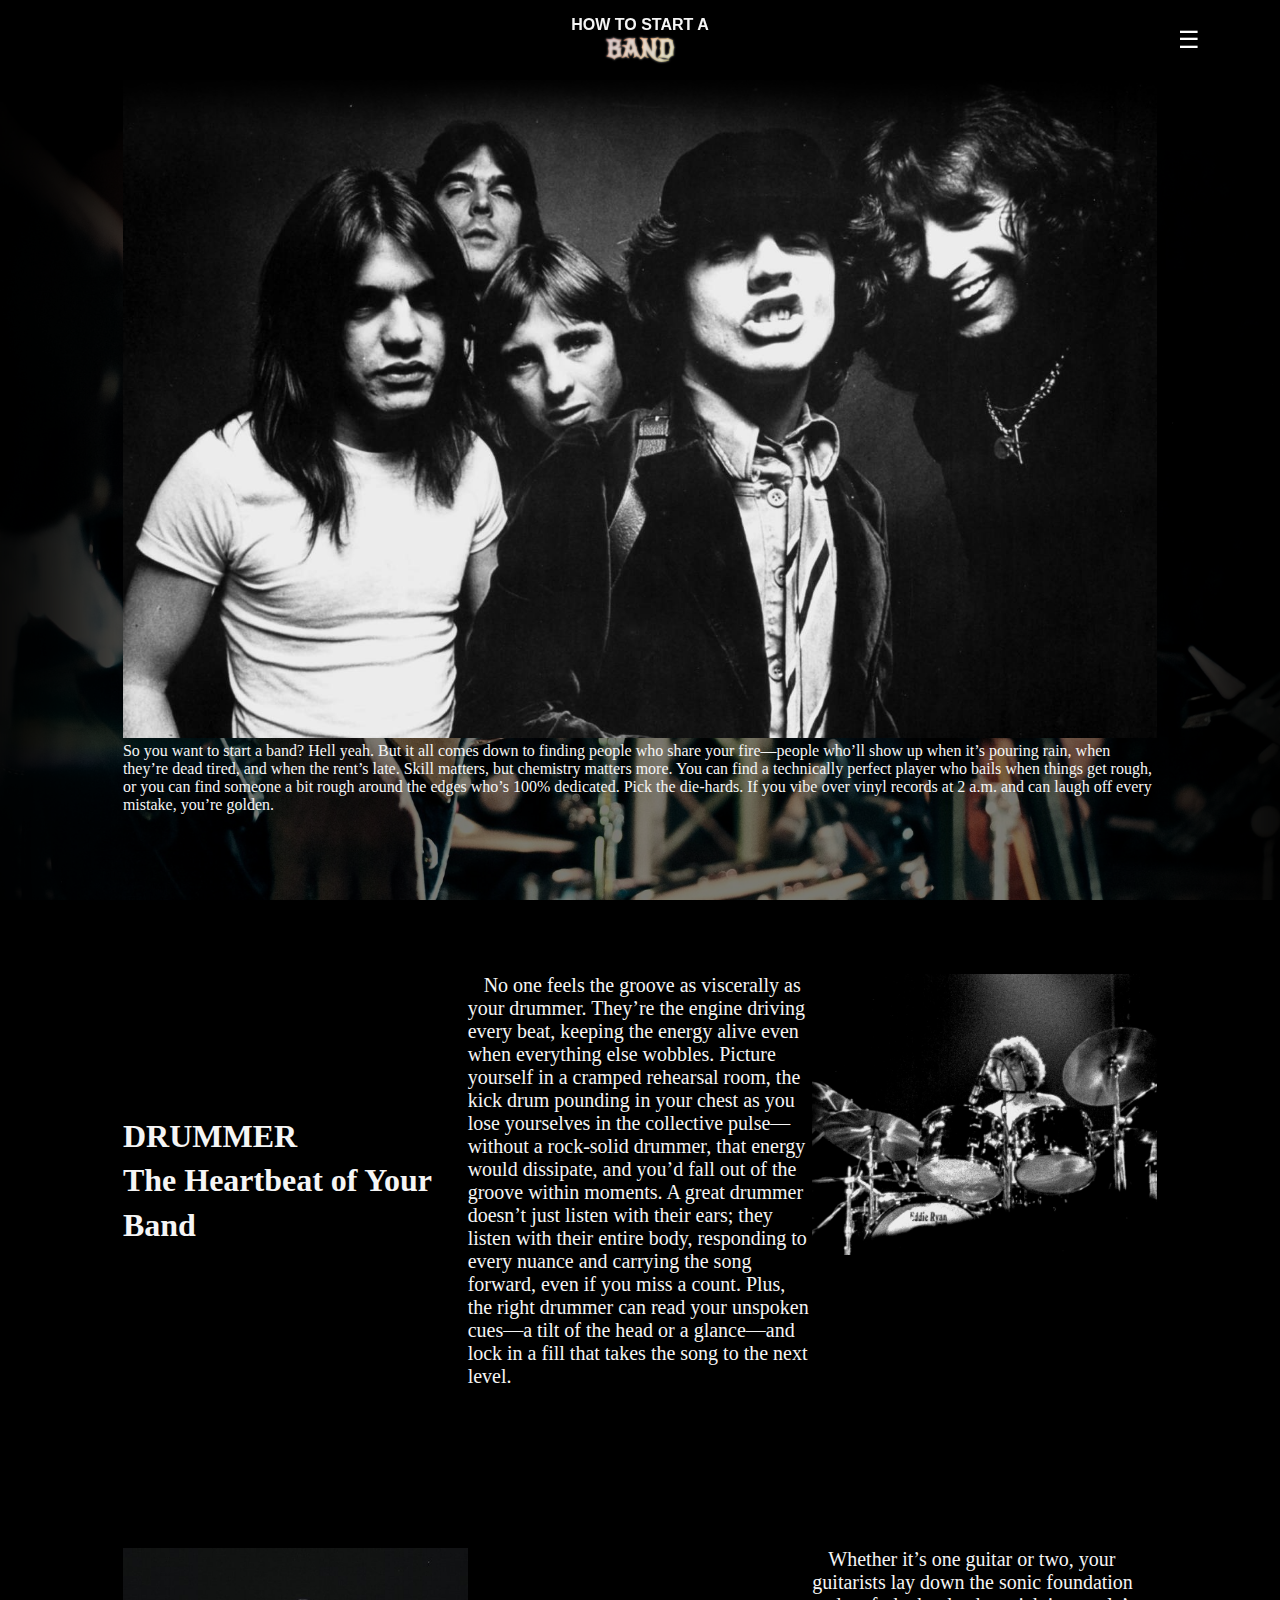
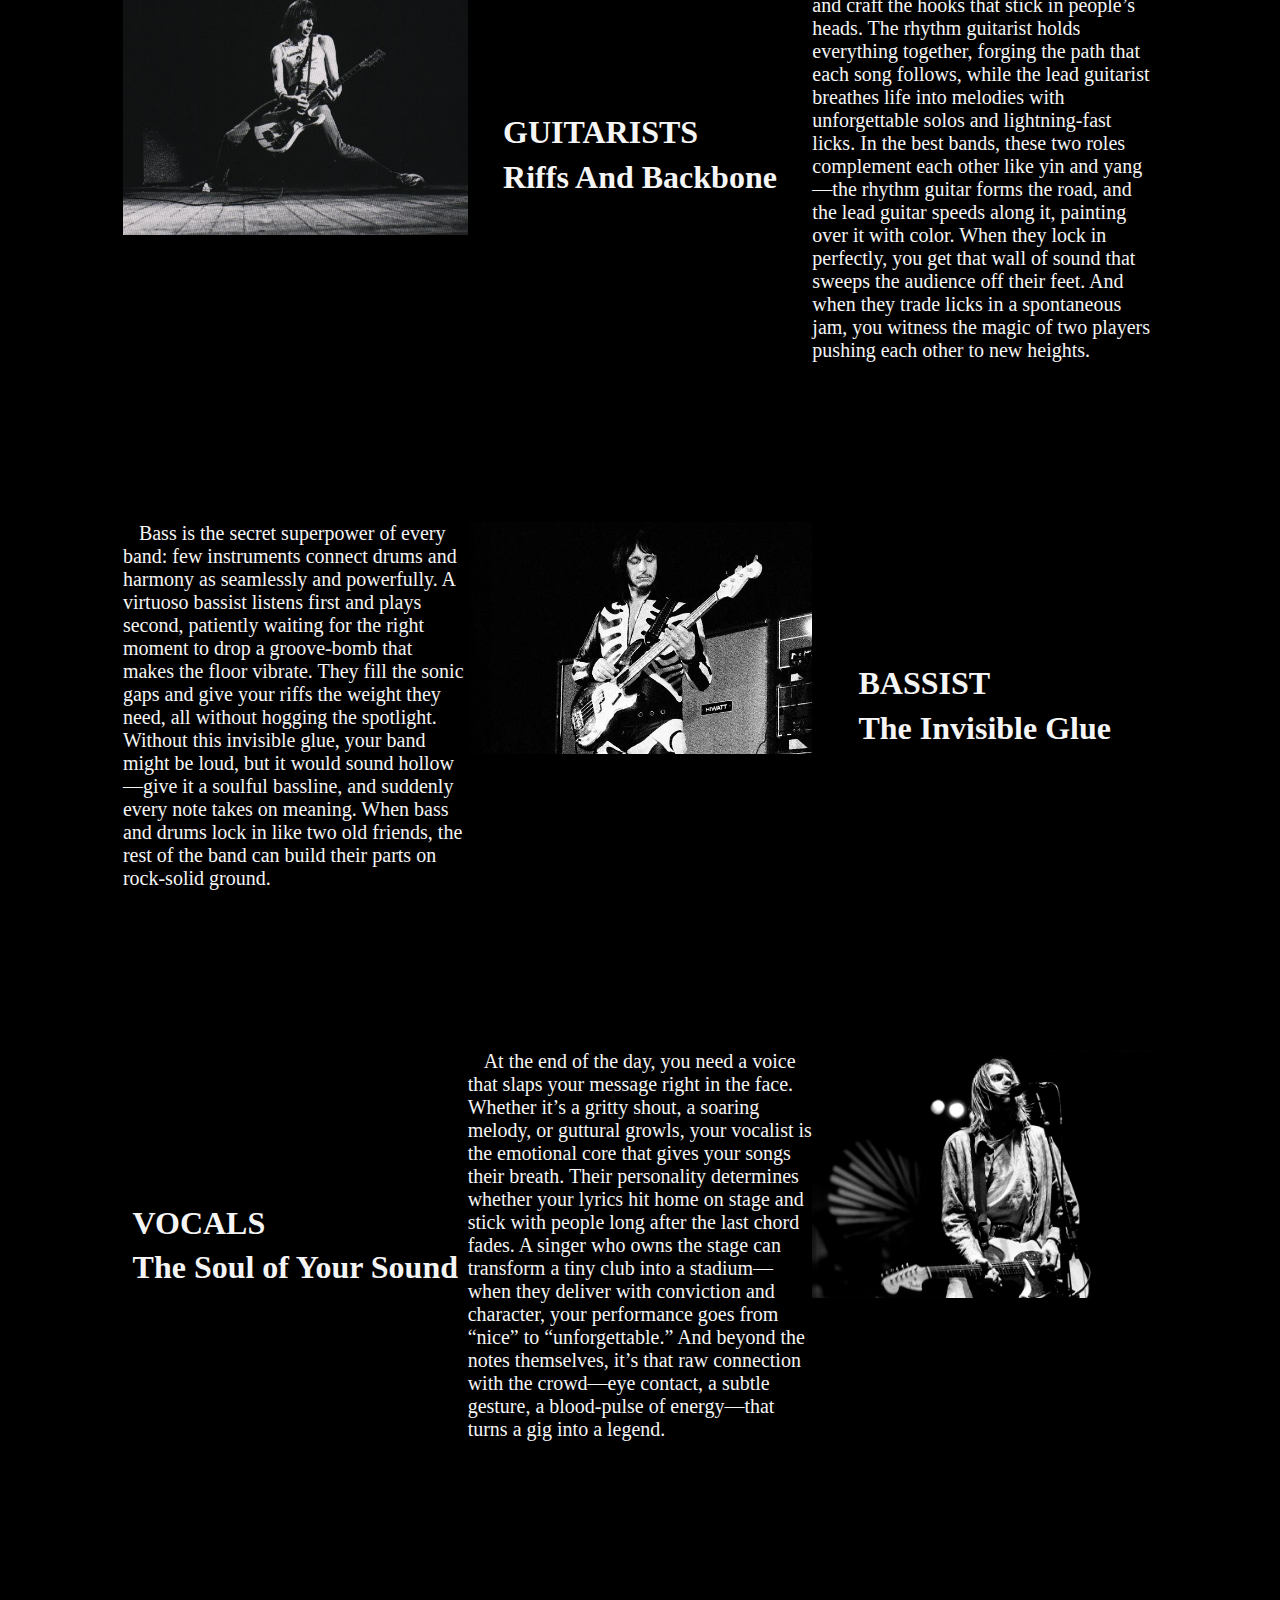
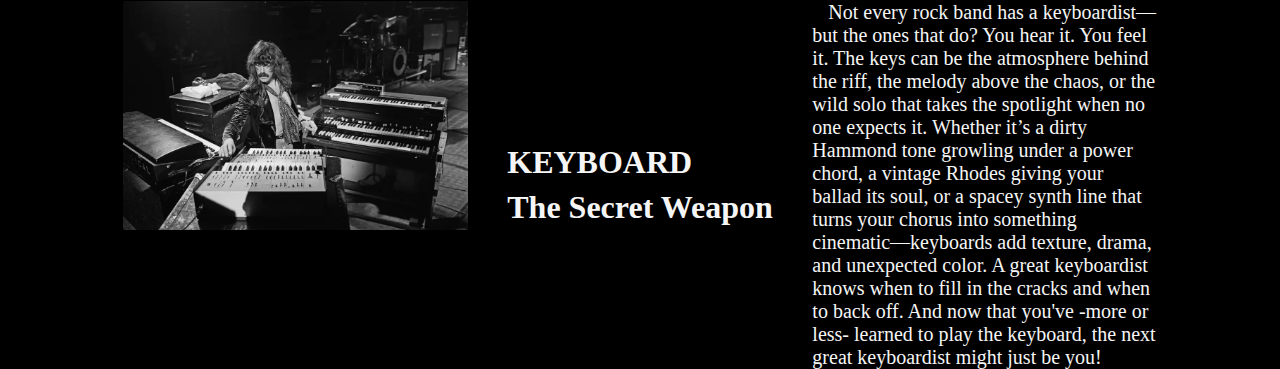
<file: band.html>
<!DOCTYPE html>
<html lang="en">
<head>
    <meta charset="UTF-8">
    <meta name="viewport" content="width=device-width, initial-scale=1.0">
    <link rel="stylesheet" href="./style1.css">
    <title>piano page</title>
</head>
<body>
    <nav id="myNav" class="overlay">
        <!-- Overlay content -->
        <div class="overlay-content">
            <a href="./history.html">ROCK HISTORY</a>
            <a href="./pianopage.html">PIANO TEST</a>
            <a href="./quiz.html">QUIZ</a>
        </div>
    </nav>

    <div class="grid-container" id="band-page">
        <header class="header" id="history-page-header">
            <div>HOW TO START A 
                <div class="header-highlight">BAND</div>
            </div>
        </header>

        <div class="burger-button-container">
            <button class="burger-button" type="button">&#9776;</button>
        </div>

        <section class="grid-item-main" id="band-page-main">
            
            <div id="band-intro-container">
                <img id="band-intro-img" src="./images/acdc.jpg" alt="AC/DC band promotional photo">
                <p class="band-intro-text" id="band-intro-text">
                    So you want to start a band? Hell yeah. 
                    But it all comes down to finding people who share your fire—people who’ll show up when it’s pouring rain, when they’re dead tired, and when the rent’s late.
                    Skill matters, but chemistry matters more. You can find a technically perfect player who bails when things get rough, or you can find someone a bit rough around the edges who’s 100% dedicated. 
                    Pick the die‑hards. 
                    If you vibe over vinyl records at 2 a.m. and can laugh off every mistake, you’re golden.
                </p>
            </div>

            <div class="band-member-container" id="drummer-container">
                <img class="band-member-img" id="drummer-img" src="./images/drummer.jpg" alt="Rock drummer playing a drum kit on stage">
                <h2 class="band-member-title" id="drummer-title">DRUMMER<br>The Heartbeat of Your Band</h2>
                <p class="band-member-text" id="drummer-text">
                    No one feels the groove as viscerally as your drummer. 
                    They’re the engine driving every beat, keeping the energy alive even when everything else wobbles. 
                    Picture yourself in a cramped rehearsal room, the kick drum pounding in your chest as you lose yourselves in the collective pulse—without a rock‑solid drummer, that energy would dissipate, and you’d fall out of the groove within moments. 
                    A great drummer doesn’t just listen with their ears; they listen with their entire body, responding to every nuance and carrying the song forward, even if you miss a count. 
                    Plus, the right drummer can read your unspoken cues—a tilt of the head or a glance—and lock in a fill that takes the song to the next level.
                </p>
            </div>

            <div class="band-member-container" id="guitarist-container">
                <img class="band-member-img" id="guitarist-img" src="./images/guitarist.jpg" alt="Electric guitarist performing live with a bright spotlight">
                <h2 class="band-member-title" id="guitarist-title">GUITARISTS<br>Riffs And Backbone</h2>
                <p class="band-member-text" id="guitarist-text">
                    Whether it’s one guitar or two, your guitarists lay down the sonic foundation and craft the hooks that stick in people’s heads. 
                    The rhythm guitarist holds everything together, forging the path that each song follows, while the lead guitarist breathes life into melodies with unforgettable solos and lightning‑fast licks. 
                    In the best bands, these two roles complement each other like yin and yang—the rhythm guitar forms the road, and the lead guitar speeds along it, painting over it with color. 
                    When they lock in perfectly, you get that wall of sound that sweeps the audience off their feet. 
                    And when they trade licks in a spontaneous jam, you witness the magic of two players pushing each other to new heights.
                </p>
            </div>

            <div class="band-member-container" id="bassist-container">
                <img class="band-member-img" id="bassist-img" src="./images/bassist-hor.webp" alt="Bassist playing live on stage under colorful lights">
                <h2 class="band-member-title" id="bassist-title">BASSIST<br>The Invisible Glue</h2>
                <p class="band-member-text" id="bassist-text">
                    Bass is the secret superpower of every band: few instruments connect drums and harmony as seamlessly and powerfully. 
                    A virtuoso bassist listens first and plays second, patiently waiting for the right moment to drop a groove‑bomb that makes the floor vibrate. 
                    They fill the sonic gaps and give your riffs the weight they need, all without hogging the spotlight. Without this invisible glue, your band might be loud, but it would sound hollow—give it a soulful bassline, and suddenly every note takes on meaning. 
                    When bass and drums lock in like two old friends, the rest of the band can build their parts on rock‑solid ground.
                </p>
            </div>

            <div class="band-member-container" id="vocals-container">
                <img class="band-member-img" id="vocals-img" src="./images/cobain-hor.jpg" alt="Kurt Cobain singing passionately on stage with a guitar">
                <h2 class="band-member-title" id="vocals-title">VOCALS<br>The Soul of Your Sound</h2>
                <p class="band-member-text" id="vocals-text">
                    At the end of the day, you need a voice that slaps your message right in the face. 
                    Whether it’s a gritty shout, a soaring melody, or guttural growls, your vocalist is the emotional core that gives your songs their breath. 
                    Their personality determines whether your lyrics hit home on stage and stick with people long after the last chord fades. 
                    A singer who owns the stage can transform a tiny club into a stadium—when they deliver with conviction and character, your performance goes from “nice” to “unforgettable.” 
                    And beyond the notes themselves, it’s that raw connection with the crowd—eye contact, a subtle gesture, a blood‑pulse of energy—that turns a gig into a legend.
                </p>
            </div>

            <div class="band-member-container" id="keyboard-container">
                <img class="band-member-img" id="keyboard-img" src="./images/Jon-Lord.webp" alt="Jon Lord playing keyboards during a rock concert">
                <h2 class="band-member-title" id="keyboard-title">KEYBOARD<br>The Secret Weapon</h2>
                <p class="band-member-text" id="keyboard-text">
                    Not every rock band has a keyboardist—but the ones that do? You hear it. You feel it. 
                    The keys can be the atmosphere behind the riff, the melody above the chaos, or the wild solo that takes the spotlight when no one expects it. 
                    Whether it’s a dirty Hammond tone growling under a power chord, a vintage Rhodes giving your ballad its soul, or a spacey synth line that turns your chorus into something cinematic—keyboards add texture, drama, and unexpected color.
                    A great keyboardist knows when to fill in the cracks and when to back off. 
                    And now that you've -more or less- learned to play the keyboard, the next great keyboardist might just be you!
                </p>
            </div>
        </section>
    </div>
    <script src="./band.js" type="text/javascript"></script>
</body>
</html>
</file>
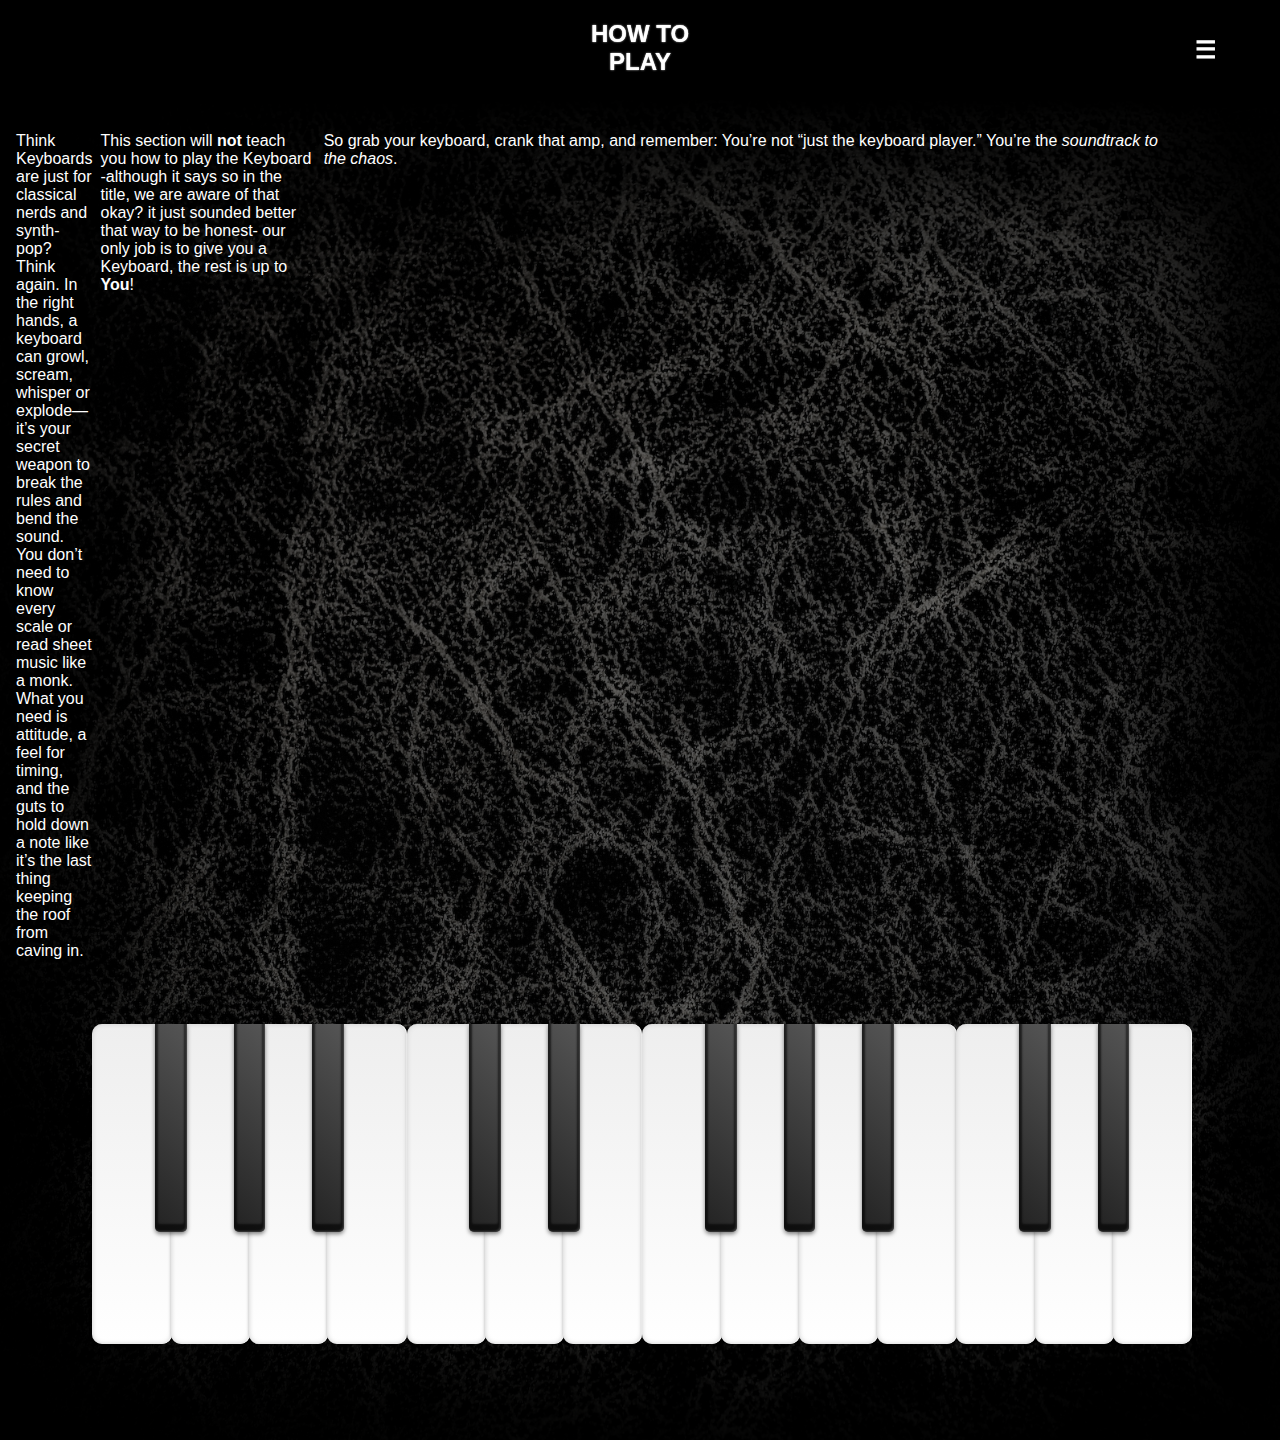
<file: pianopage.html>
<!DOCTYPE html>
<html lang="en">
<head>
    <meta name="description" content="Discover how to express yourself on the keyboard — no classical training required. Learn to create raw, powerful sounds and unlock your inner rebel.">
    <meta name="keywords" content="piano, keyboard, how to play piano, keyboard guide, music, beginner piano, expressive keyboard, alternative piano playing">
    <meta name="author" content="Moshlings Team" />
    <meta charset="UTF-8">
    <meta name="viewport" content="width=device-width, initial-scale=1.0">
    <link rel="stylesheet" href="./style3.css">
    <title>piano page</title>
</head>
<body>

    <div id="grid-container-3">
        <div id="header_wrapper">
            <header id="header">
                <h2>HOW TO
                    <div class="highlight">PLAY</div>
                </h2>
            </header>
        </div>
        <button id="burger_button" type="button">&#9776;</button>

        <section id="main_piano">

            <p class="keyboard-text" id="keyboard-text-intro">
                Think Keyboards are just for classical nerds and synth-pop? 
                Think again. In the right hands, a keyboard can growl, scream, whisper or explode—it’s your secret weapon to break the rules and bend the sound. 
                You don’t need to know every scale or read sheet music like a monk. 
                What you need is attitude, a feel for timing, and the guts to hold down a note like it’s the last thing keeping the roof from caving in.
            </p>

            <p class="keyboard-text" id="keyboard-text-main">
                This section will <strong>not</strong> teach you how to play the Keyboard 
                -although it says so in the title, we are aware of that okay? it just sounded better that way to be honest-
                our only job is to give you a Keyboard, the rest is up to <strong>You</strong>!
            </p>

            <p class="keyboard-text" id="keyboard-text-end">
                So grab your keyboard, crank that amp, and remember: You’re not “just the keyboard player.” 
                You’re the <em>soundtrack to the chaos</em>.
            </p>

            <div id="piano_container">
                <ul class="piano-keys-list">
                    <li class="piano-keys white-key" data-key="F4"></li>
                    <li class="piano-keys black-key" data-key="Gb4"></li>
                    <li class="piano-keys white-key" data-key="G4"></li>
                    <li class="piano-keys black-key" data-key="Ab4"></li>
                    <li class="piano-keys white-key" data-key="A4"></li>
                    <li class="piano-keys black-key" data-key="Bb4"></li>
                    <li class="piano-keys white-key no-black" data-key="B4"></li>

                    <li class="piano-keys white-key no-black" data-key="C5"></li>
                    <li class="piano-keys black-key" data-key="Db5"></li>
                    <li class="piano-keys white-key" data-key="D5"></li>
                    <li class="piano-keys black-key" data-key="Eb5"></li>
                    <li class="piano-keys white-key no-black" data-key="E5"></li>
                    <li class="piano-keys white-key no-black" data-key="F5"></li>
                    <li class="piano-keys black-key" data-key="Gb5"></li>
                    <li class="piano-keys white-key" data-key="G5"></li>
                    <li class="piano-keys black-key" data-key="Ab5"></li>
                    <li class="piano-keys white-key" data-key="A5"></li>
                    <li class="piano-keys black-key" data-key="Bb5"></li>
                    <li class="piano-keys white-key no-black" data-key="B5"></li>

                    <li class="piano-keys white-key no-black" data-key="C6"></li>
                    <li class="piano-keys black-key" data-key="Db6"></li>
                    <li class="piano-keys white-key" data-key="D6"></li>
                    <li class="piano-keys black-key" data-key="Eb6"></li>
                    <li class="piano-keys white-key" data-key="E6"></li>
                </ul>
            </div>
        </section>
    </div>

<script src="./pianoscript.js"></script>
</body>
</file>
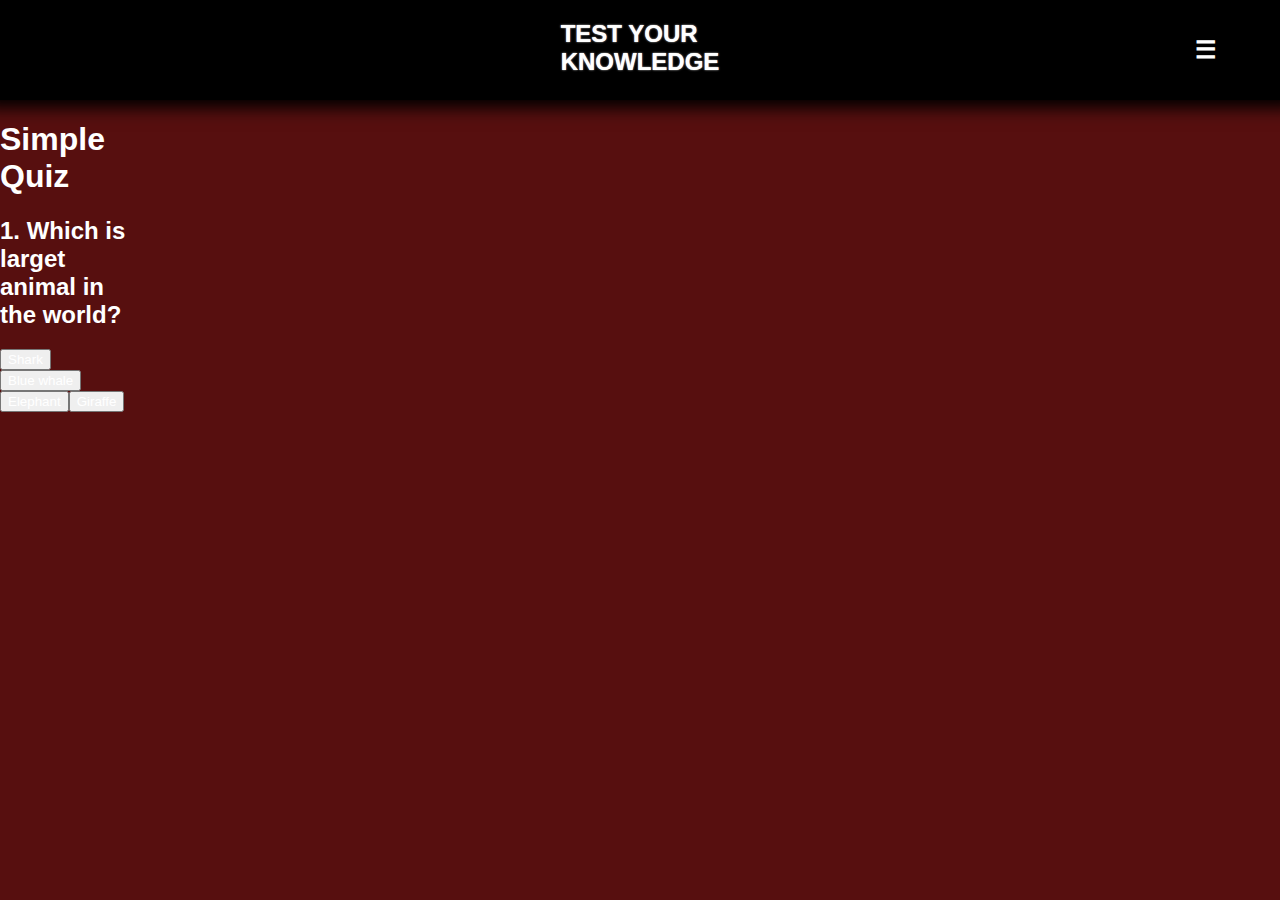
<file: quiz.html>
<!DOCTYPE html>
<html lang="de">
<head>
    <meta charset="UTF-8">
    <meta name="viewport" content="width=device-width, initial-scale=1.0">
    <link rel="stylesheet" href="./style3.css">
    <title>Quiz</title>
</head>
<body>
  <div id="grid-container-3">
    <div id="header_wrapper">
        <header id="header">
            <h2>TEST YOUR 
                <div class="highlight">KNOWLEDGE</div>
            </h2>
        </header>
    </div>
    <button id="burger_button" type="button">&#9776;</button>

    <section class="app">
      <h1>Simple Quiz</h1>
      <div class="quiz">
        <h2 id="question">Question goes here</h2>
        <div id="answer-buttons">
          <button class="btn">Answer 1</button>
          <button class="btn">Answer 2</button>
          <button class="btn">Answer 3</button>
          <button class="btn">Answer 4</button>
        </div>
        <button id="next-btn">Next</button>
      </div>
    </section>
  </div>
<script src="quiz.js"></script>
</body>
</html>
</file>
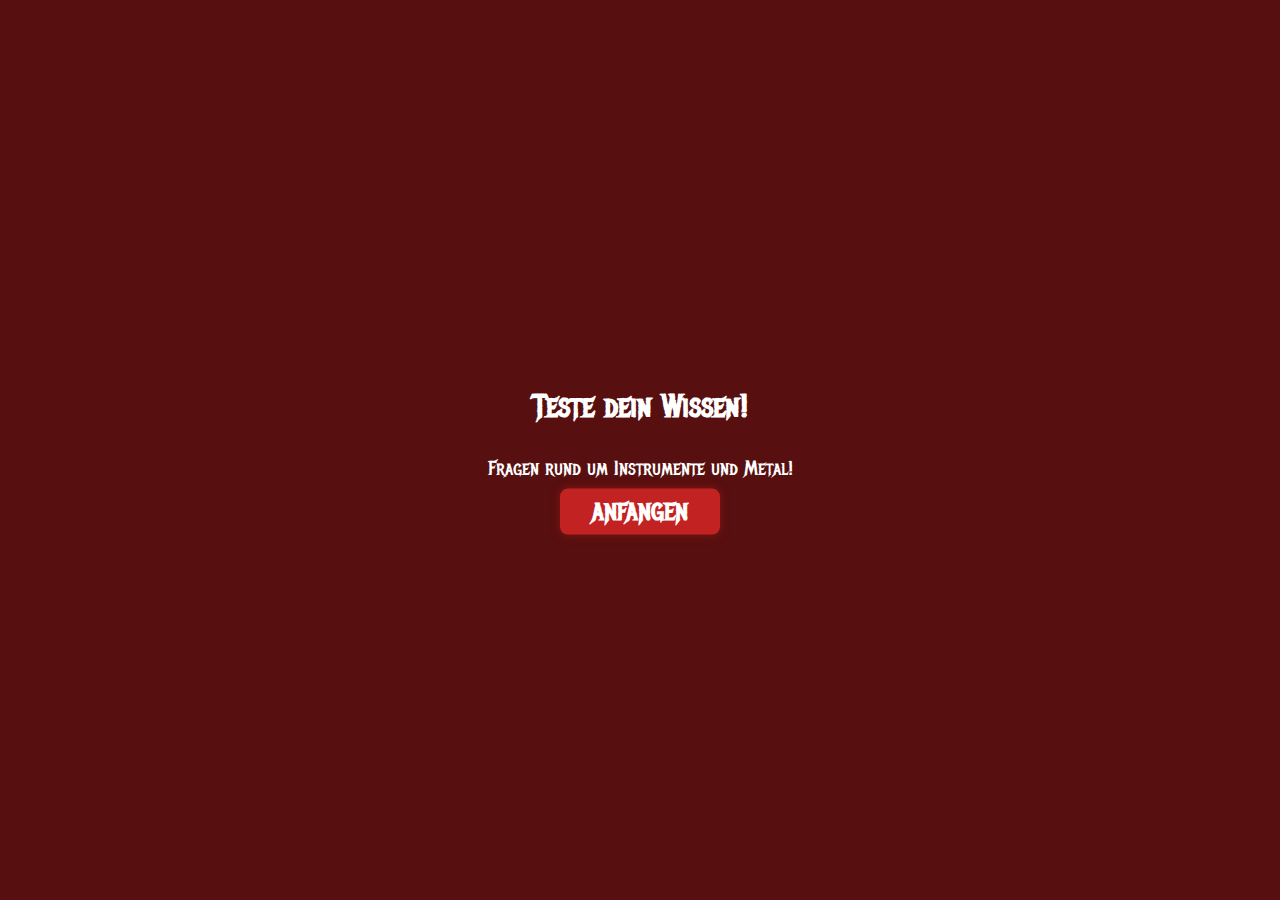
<file: quizpage.html>
<!DOCTYPE html>
<html lang="de">
<head>
  
  <!-- Basic Meta -->
  <meta charset="UTF-8" />
  <meta name="viewport" content="width=device-width, initial-scale=1.0" />
  <meta name="robots" content="index, follow" />
  <meta http-equiv="X-UA-Compatible" content="IE=edge" />

  <!-- SEO Meta -->
  <title>Moshlings Quiz – Teste Dein Wissen über Metal und Instrumente</title>
  <meta name="description" content="Teste dein Wissen über Metal-Musik und Instrumente mit dem Moshlings Quiz! Spannende Fragen für alle Rock- und Metal-Fans." />
  <meta name="keywords" content="Metal, Musik, Instrumente, Quiz, Moshlings, Musikquiz, Rock, Wissenstest" />
  <meta name="author" content="Moshlings Team" />

  <!-- Open Graph for Social Sharing -->
  <meta property="og:title" content="Moshlings Musik-Quiz" />
  <meta property="og:description" content="Ein unterhaltsames Quiz für alle Metal- und Musikliebhaber!" />
  <meta property="og:type" content="website" />
  <meta property="og:image" content="preview.jpg" />
  <meta property="og:url" content="https://example.com/moshlings-quiz" />

  <!-- Favicon & Fonts -->
  <link rel="icon" type="image/svg+xml" href="eguitar.svg" />
  <link rel="preconnect" href="https://fonts.googleapis.com" />
  <link rel="preconnect" href="https://fonts.gstatic.com" crossorigin />
  <link href="https://fonts.googleapis.com/css2?family=Metal+Mania&display=swap" rel="stylesheet" />

  <!-- Stylesheet -->
  <link rel="stylesheet" href="stylequiz.css" />
</head>

<body>
  <!-- Start Screen -->
  <section class="start-btn-container" aria-label="Start Quiz Section">
    <h1>Teste dein Wissen!</h1>
    <p>Fragen rund um Instrumente und Metal!</p>
    <button class="start-btn" aria-label="Quiz starten">Anfangen</button>
  </section>

  <!-- Quiz Section -->
  <main class="quiz-container" aria-live="polite">
    <h2>Quiz für Moshlings!</h2>
    <div class="timer" aria-label="Verbleibende Zeit">Verbleibende Zeit: 10 Sekunden</div>
    <h3 class="question"></h3>
    <div class="options" role="list"></div>
    <button class="next-btn" aria-label="Nächste Frage">Nächste</button>
    <a href="index.html" class="return-btn">Zurück zur Hauptseite</a>
  </main>

  <!-- Results Section -->
  <section class="quiz-result" aria-label="Ergebnisse">
    <a href="index.html" class="return-btn">Zurück</a>
  </section>

  <!-- Script -->
  <script src="quizscript.js" defer></script>
</body>
</html>
</file>
<file: style1.css>
@import url('https://fonts.googleapis.com/css2?family=Metal+Mania&family=New+Rocker&display=swap');

* {
  margin: 0;
  padding: 0;
  box-sizing: border-box;
}

body {
  padding: 0;
  background: black;
  margin: 0;
}

/* main */

#main-page {
  display: grid;
  grid-template-columns: 1fr 5fr 1fr;
  grid-template-rows: 60px 5fr 1fr 1fr;
  width: 100vw;
  height: 100vh;
}

#main-page-header {
  grid-area: 1/2/2/3;
  display: flex;
  justify-content: center;
  align-items: center;
  border-bottom: 2px solid whitesmoke;
}

.header > div {
  color: whitesmoke;
  font-family: sans-serif;
  font-size: 1rem;
  font-weight: 900;
}

.header-highlight {
  font-family: "New Rocker", system-ui;
  font-size: 1.5rem; 
  text-align: center;
  background: linear-gradient(
    135deg,
    #ddd 0%,
    #ff000057 25%,
    #de6400 50%,
    #ffef0ea2 75%,
    #ddd 100%
  );
  -webkit-background-clip: text;
  background-clip: text;
  color: transparent;
	text-shadow:
    0 0 2px rgba(255,255,255,0.8),
    2px 2px 4px rgba(0,0,0,0.6);
}

.burger-button-container {
  grid-area: 1/3/2/4;
  display: flex;
  justify-content: center;
  align-items: center;
}

.burger-button {
  background: transparent;
  border: none;
  font-size: 1.5rem;
  color: white;
  cursor: pointer;
  z-index: 10;
  -webkit-tap-highlight-color: transparent;
}

#slideshow-container {
  grid-area: 2/1/end/4;
  background: black;
  overflow: hidden;
}

#next-button-container {grid-area: 3/3/4/4;}
#prev-button-container {grid-area: 3/1/4/2;}

.button-container {
  display: flex;
  justify-content: center;
  align-items: center;
}

#prev,
#next {
  color: white;
  cursor: pointer;
  user-select: none;
  background-color: transparent;
  font-weight: 700;
  font-size: 1.75rem;
  transition: 0.4s ease;
  border: none;
  z-index: 2;
  transition: transform 0.3s;
  text-shadow: 0 0 1.25rem black, 0 0 1.25rem black, 0 0 1.25rem black;
}
 
#next:hover {
  transform: translateX(4px);
  font-size: 2rem;
}

#prev:hover {
  transform: translateX(-4px);
  font-size: 2rem;
}

#dots-container {
  grid-area: 4/2/5/3;
  display: flex;
  justify-content: center;
  align-items: center;
  gap: 15px;
}

.dot {
  cursor: pointer;
  height: 8px;
  width: 8px;
  background-color: transparent;
  border: 2px solid white;
  border-radius: 50%;
  transition: background-color 0.4s ease;
  text-shadow: 0 0 1.25rem black, 0 0 1.25rem black, 0 0 1.25rem black;
  z-index: 1;
}

.active,
.dot:hover {
  background-color: white;
}

/* Fading animation */
.fade {
  animation-name: fade;
  animation-duration: 1.5s;
}

@keyframes fade {
  from {opacity: .4} 
  to {opacity: 1}
}



/* /main */

/* slideshow */

.mySlides {
  display: none;
  height: 100%;
  width: 100%;
}

/* hover animations */
.highlight-text {
  display: inline-block;
  position: relative;
  transition: all 0.3s ease;
}

.highlight-text:hover {transform: scale(1.05);}

#rock-highlight:hover {text-shadow: 0 0 5rem rgba(220, 20, 60, 0.5);}

#band-highlight:hover {text-shadow: 0 0 5rem rgba(0, 128, 128, 0.5);}

#keyboard-highlight:hover {text-shadow: 0 0 5rem rgba(245, 241, 0, 0.5);}

#knowledge-highlight:hover {text-shadow: 0 0 5rem rgba(0, 128, 0, 0.5);}

.highlight-text::after {
  content: '';
  position: absolute;
  width: 100%;
  transform: scaleX(0);
  height: 3px;
  bottom: 0;
  left: 0;
  background-color: whitesmoke;
  transition: transform 0.25s ease-out;
  transform-origin: bottom right;
}

.highlight-text:hover::after {
  transform: scaleX(1);
  transform-origin: bottom left;
}
/* /hover animations */

.slide-container {
  display: flex;
  align-items: center;
  justify-content: center;
  text-align: center;
  width: 100%;
  height: 100%;
  background-color: rgba(0, 0, 0, 0.233);
  background-size: cover;
  background-position: center;
  background-attachment: fixed;
  box-shadow: inset 0 0 10rem 5rem #000;
}

.slide-container > a {
  margin: 0;
  padding: 0;
  text-decoration: none;
  color: white;
  font-family: 'Metal Mania';
  font-size: 4rem;
  text-shadow: 0 0 1.25rem black, 0 0 1.25rem black, 0 0 1.25rem black, 0 0 1.25rem black;
}

#evolution-page-link {background-image: url(./images/rock-collage-fullhd.jpg);}

#band-page-link {background-image: url(./images/band-fullhd.jpg);}

#keyboard-page-link {background-image: url(./images/crowd.jpg);}

#quiz-page-link {background-image: url(./images/instruments-fullhd.jpg);}

/* /slideshow */

/* curtain menu */

.overlay {
  height: 0%;
  width: 100%;
  position: fixed;
  z-index: 3;
  top: 0;
  left: 0;
  background-color: rgb(0,0,0);
  background-color: rgba(0,0,0, 0.9);
  overflow-y: hidden;
  transition: 0.5s;

  display: flex;
  justify-content: center;
  align-items: center;
}

.overlay-content {
  text-align: center;
}

.overlay a {
  padding: 18px;
  text-decoration: none;
  font-family: sans-serif;
  font-size: 36px;
  font-weight: 600;
  color: #818181;
  display: block;
  transition: 0.3s;
}

.overlay a:hover, .overlay a:focus {
  color: #f1f1f1;
}

@media screen and (min-width: 750px) {
  #main-page {
    grid-template-rows: 80px 1fr 1fr 1fr;
  }

  .header > div {font-size: 1.5rem;}

  .header-highlight {font-size: 2rem;}

  .slide-container {box-shadow: inset 0 0 10rem 6rem #000000;}

  .slide-container a {font-size: 5rem;}

  #prev,
  #next {font-size: 2rem;}

  .dot {
    width: 14px;
    height: 14px;
  }
}

/* HISTORY PAGE */


.text-metal {
	font-family: "New Rocker";
}

.grid-container {
	display: grid;
	grid-template-columns: 1fr 5fr 1fr;
	grid-template-rows: 60px 1fr;
	width: 100%;
	min-height: 100vh;
}

.header { /* header und header wrapper grid und Datenstruktur noch verbessern*/
	grid-area: 1/1/2/4;
	display: flex;
	justify-content: center;
	align-items: center;
	background-color: black;
	box-shadow: 0 -10px 2rem 2rem ;
}

.header,
.burger-button-container {
	position: sticky;
	top: 0;
	z-index: 3;
}

.header > div {
  color: whitesmoke;
  font-family: sans-serif;
  font-size: 1rem;
  font-weight: 900;
}

.header-highlight {
  font-family: "New Rocker", system-ui;
  font-size: 1.5rem; 
  text-align: center;
  background: linear-gradient(
    135deg,
    #ddd 0%,
    #ff000057 25%,
    #de6400 50%,
    #ffef0ea2 75%,
    #ddd 100%
  );
  /* Clippe den Verlauf auf die Buchstaben */
  -webkit-background-clip: text;
  background-clip: text;
  /* Macht den eigentlichen Text transparent */
  color: transparent;
	text-shadow:
	0 0 2px rgba(255,255,255,0.8),
	2px 2px 4px rgba(0,0,0,0.6);
}

.burger-button-container {
  grid-area: 1/3/2/4;
  display: flex;
  justify-content: center;
  align-items: center;
}

.burger-button {
  background: transparent;
  border: none;
  font-size: 1.5rem;
  color: white;
  cursor: pointer;
  z-index: 3;
  -webkit-tap-highlight-color: transparent;
}

.grid-item-main {
	grid-area: 2/1/3/4;
	padding: 0 0.5rem;
	background-size: cover;
	background-position: center;
	background-attachment: fixed;
	background-blend-mode: color;
	box-shadow: inset 0em 0em 10em 7em #000;
	color: whitesmoke;
}

/* history-page-main */
#history-page-main {
	row-gap: 17rem;
	display: grid;
	grid-template-columns: 1fr 3fr 8fr;
  	background-image: url(./images/rock-collage-fullhd.jpg);
  	background-color: rgba(0, 0, 0, 0.607);
	margin-top: 2rem;
}

#ruler {
	display: flex;
	justify-content: center;
	grid-area: 1/1/10/2;
}

#ruler > div {
	background-color: white;
	width: 3px;
}

.ruler-dots {
	display: flex;
	justify-content: center;
	align-items: center;
	z-index: 1;
}

.ruler-dots > div {
	width: 15px;
	height: 15px;
	border-radius: 50%;
	background: rgb(255, 128, 0);
	border: 3px solid rgb(106, 66, 21);
}

.audio-player {
	display: flex;
	flex-direction: column;
	justify-content: center;
	align-items: center;
}

.song-title {
	font-size: 0.9rem;
	font-weight: normal;
  	opacity: 0;
  	transition: opacity 0.5s ease;
}

.song-title.show {opacity: 1;}

.dates {
	display: flex;
	align-items: center;
	justify-content: start;
}

.dates,
.song-title {
	font-family: sans-serif;
}

.dates,
.media-container {font-weight: 700;}

.media-container {
	display: flex;
	flex-direction: column;
	justify-content: space-around;
	align-items: center;
	gap: 0.5rem;
	font-family: serif;
}

.text-background > div {
	background: rgba(0, 0, 0, 0.623);    
	box-shadow: 0 0 8px 2px black;
	border-radius: 8px;  
	width: 100%;
	height: 100%;
}

#text-background1 {grid-area: 1/2/2/4;}
#text-background2 {grid-area: 2/2/3/4;}
#text-background3 {grid-area: 3/2/4/4;}
#text-background4 {grid-area: 4/2/5/4;}
#text-background5 {grid-area: 5/2/6/4;}
#text-background6 {grid-area: 6/2/7/4;}
#text-background7 {grid-area: 7/2/8/4;}
#text-background8 {grid-area: 8/2/9/4;}

#dot1 {grid-area: 1/1/2/2;}
#date-1922 {grid-area: 1/2/2/3;}
#content-1922 {grid-area: 1/3/2/4;}	

#dot2 {grid-area: 2/1/3/2;}
#date-1952 {grid-area: 2/2/3/3;}
#content-1952 {grid-area: 2/3/3/4;}

#dot3 {grid-area: 3/1/4/2;}
#date-1956 {grid-area: 3/2/4/3;}
#content-1956 {grid-area: 3/3/4/4;}

#dot4 {grid-area: 4/1/5/2;}
#date-1964 {grid-area: 4/2/5/3;}
#content-1964 {grid-area: 4/3/5/4;}

#dot5 {grid-area: 5/1/6/2;}
#date-1971 {grid-area: 5/2/6/3;}
#content-1971 {grid-area: 5/3/6/4;}

#dot6 {grid-area: 6/1/7/2;}
#date-1980 {grid-area: 6/2/7/3;}
#content-1980 {grid-area: 6/3/7/4;}

#dot7 {grid-area: 7/1/8/2;}
#date-1991 {grid-area: 7/2/8/3;}
#content-1991 {grid-area: 7/3/8/4;}

#dot8 {grid-area: 8/1/9/2;}
#date-1994 {grid-area: 8/2/9/3;}
#content-1994 {grid-area: 8/3/9/4;}

#content-end  {
	grid-area: 9/2/10/4;
	font-family: serif;
	text-shadow: 0 0 1.25rem black, 0 0 1.25rem black, 0 0 1.25rem black, 0 0 1.25rem black;
	padding-bottom: 0.5rem;
}


/* /history-page-main */

@media screen and (max-width: 400px) {
	#history-page-main {
		grid-template-columns: 1fr 11fr;
		row-gap: 0;
		grid-template-rows: repeat(8, 1fr 3fr 4fr);
	}

	#ruler {grid-area: 1/1/end/2;}

	.dates {justify-content: start;}

	#text-background1 {grid-area: 1/2/3/3;}
	#text-background2 {grid-area: 4/2/6/3;}
	#text-background3 {grid-area: 7/2/9/3;}
	#text-background4 {grid-area: 10/2/12/3;}
	#text-background5 {grid-area: 13/2/15/3;}
	#text-background6 {grid-area: 16/2/18/3;}
	#text-background7 {grid-area: 19/2/21/3;}
	#text-background8 {grid-area: 22/2/24/3;}

	#dot1 {grid-area: 1/1/2/2;}
	#date-1922 {grid-area: 1/2/2/3;}
	#content-1922 {grid-area: 2/2/3/3;}

	#dot2 {grid-area: 4/1/5/2;}
	#date-1952 {grid-area: 4/2/5/3;}
	#content-1952 {grid-area: 5/2/6/3;}

	#dot3 {grid-area: 7/1/8/2;}
	#date-1956 {grid-area: 7/2/8/3;}
	#content-1956 {grid-area: 8/2/9/3;}

	#dot4 {grid-area: 10/1/11/2;}
	#date-1964 {grid-area: 10/2/11/3;}
	#content-1964 {grid-area: 11/2/12/2;}

	#dot5 {grid-area: 13/1/14/2;}
	#date-1971 {grid-area: 13/2/14/3;}
	#content-1971 {grid-area: 14/2/15/3;}

	#dot6 {grid-area: 16/1/17/2;}
	#date-1980 {grid-area: 16/2/17/3;}
	#content-1980 {grid-area: 17/2/18/3;}

	#dot7 {grid-area: 19/1/20/2;}
	#date-1991 {grid-area: 19/2/20/3;}
	#content-1991 {grid-area: 20/2/21/3;}

	#dot8 {grid-area: 22/1/23/2;}
	#date-1994 {grid-area: 22/2/23/3;}
	#content-1994 {grid-area: 23/2/24/3;}

	#content-end {grid-area: 25/2/26/3;}

	.dates,
	.media-container {font-size: 1rem;}

	.song-title {
		font-size: 0.75rem;
		padding-top: 0.5rem;
	}
}

@media screen and (min-width: 750px) {
	.grid-container {
    grid-template-rows: 80px 1fr;
  }

  #history-page-main {
		grid-template-columns: 20fr 1fr 20fr;
		padding: 0 2rem;
	}

	#date-wrapper > *:nth-child(odd) {margin-left: auto;} 
	#date-wrapper > *:nth-child(even) {margin-right: auto;}

	#ruler {grid-area: 1/2/10/3;}

	.text-background {display: none;}

	.media-container {
		font-size: 1.5rem;
		background: rgba(0, 0, 0, 0.623);    
		box-shadow: 0 0 1rem 0.25rem black;
		border-radius: 8px; 
	}

	.dates {
		font-size: 1.5rem;
		text-shadow: 0 0 1.25rem black, 0 0 1.25rem black, 0 0 1.25rem black, 0 0 1.25rem black;
	}

	.song-title {font-size: 1rem;}

	#date-1922,
	#date-1956,
	#date-1971,
	#date-1991 {text-align: right;}

	#content-1952,
	#content-1964,
	#content-1980,
	#content-1994 {text-align: right;}

	#date-1922 {grid-area: 1/1/2/2;}
	#dot1 {grid-area: 1/2/2/3;}
	#content-1922 {grid-area: 1/3/2/4;}

	#date-1952 {grid-area: 2/3/3/4;}
	#dot2 {grid-area: 2/2/3/3;}
	#content-1952 {grid-area: 2/1/3/2;}

	#date-1956 {grid-area: 3/1/4/2;}
	#dot3 {grid-area: 3/2/4/3;}
	#content-1956 {grid-area: 3/3/4/4;}

	#date-1964 {grid-area: 4/3/5/4;}
	#dot4 {grid-area: 4/2/5/3;}
	#content-1964 {grid-area: 4/1/5/2;}

	#date-1971 {grid-area: 5/1/6/2;}
	#dot5 {grid-area: 5/2/6/3;}
	#content-1971 {grid-area: 5/3/6/4;}

	#date-1980 {grid-area: 6/3/7/4;}
	#dot6 {grid-area: 6/2/7/3;}
	#content-1980 {grid-area: 6/1/7/2;}

	#date-1991 {grid-area: 7/1/8/2;}
	#dot7 {grid-area: 7/2/8/3;}
	#content-1991 {grid-area: 7/3/8/4;}
	
	#date-1994 {grid-area: 8/3/9/4;}
	#dot8 {grid-area: 8/2/9/3;}
	#content-1994 {grid-area: 8/1/9/2;}

	#content-end  {grid-area: 9/3/10/4;}
}

#date-wrapper {
	display: contents;
}


/* /HISTORY PAGE */

/* BAND PAGE */

#band-page-main {
	grid-area: 2/1/3/4;
	display: grid;
	grid-template-columns: 1fr 15fr 1fr;
	row-gap: 10rem;
	box-shadow: inset 0em 0em 10em 7em #000;
	background-image: url(./images/band-fullhd.jpg);	
	background-color: #00000084;
	background-position: center;
	background-blend-mode: color;
	background-size: cover;
	background-attachment: fixed;
	color: whitesmoke;
}

.band-member-text {
	text-indent: 1rem;
	background: rgba(0, 0, 0, 0.623);    
	box-shadow: 0 0 1rem 0.25rem black;
	border-radius: 8px; 
}

.band-member-container {
	position: relative;
	display: inline-block;
}

.band-member-img {	
	max-width: 100%;
}

.band-member-title {
	position: absolute;
	max-width: 30%;
	top: 0;
	left: 0;
	margin: 1rem;
	font-size: 4vw;
	line-height: 1.4;
}

#band-intro-img {
	width: 100%;
}

#band-intro-container {grid-area: 1/2/2/3;}

#drummer-container {grid-area: 2/2/3/3;}

#guitarist-container {grid-area: 3/2/4/3;}

#bassist-container {grid-area: 4/2/5/3;}

#vocals-container {grid-area: 5/2/6/3;}

#keyboard-container {grid-area: 6/2/7/3;}

@media screen and (min-width: 750px) {
	
	#band-page-main {
		grid-template-columns: 1fr 3fr 3fr 3fr 1fr;
	}

	.band-member-container {display: contents;}

  .band-member-title {
    max-width: none;
    position: relative;
    display: flex;
    align-items: center;
    margin: 0 auto;
    font-size: 2rem;
  }

	.band-member-text {font-size: 1.25rem;}

	#band-intro-container {grid-area: 1/2/2/5;}

	#drummer-title {grid-area: 2/2/3/3;}
	#drummer-text {grid-area: 2/3/3/4;}
	#drummer-img {grid-area: 2/4/3/5;}

	#guitarist-title {grid-area: 3/3/4/4;}
	#guitarist-text {grid-area: 3/4/4/5;}
	#guitarist-img {grid-area: 3/2/4/3;}

	#bassist-title {grid-area: 4/4/5/5;}
	#bassist-text {grid-area: 4/2/5/3;}
	#bassist-img {grid-area: 4/3/5/4;}

	#vocals-title {grid-area: 5/2/6/3;}
	#vocals-text {grid-area: 5/3/6/4;}
	#vocals-img {grid-area: 5/4/6/5;}

	#keyboard-title {grid-area: 6/3/7/4;}
	#keyboard-text {grid-area: 6/4/7/5;}
	#keyboard-img {grid-area: 6/2/7/3;}
}

/* /BAND PAGE */

/* PIANO PAGE */
#keyboard-page {
	grid-area: 2/1/3/4;
	display: grid;
	grid-template-columns: 1fr 5fr 1fr;
	box-shadow: inset 0em 0em 10em 7em #000;
	background-image: url(./images/crowd.jpg);
  	background-color: rgba(0, 0, 0, 0.185);
	background-position: center;
  	background-blend-mode: color;
	background-attachment: fixed;
  	background-size: cover;
}

#keyboard-page-header {box-shadow: none;
text-align: center;}

.keyboard-text {
	color: whitesmoke;
	font-size: 1.25rem;
	margin: 0;
	padding: 0;
	text-shadow: 0 0 1.25rem black, 0 0 1.25rem black;
	background-color: transparent;
}

#keyboard-text-intro { 
	grid-area: 1/2/2/3;
	margin-top: 0.5rem;
}

#keyboard-text-main {grid-area: 2/2/3/3;}

#keyboard-text-end {grid-area: 4/2/5/3;}

#piano_container {grid-area: 3/2/4/3;}

.piano-keys {
    width: 3.5rem; /* 3.5rem */
    cursor: pointer;
    position: relative;
    height: 16rem; /* 16rem */
    border-radius: 10px;
	-webkit-tap-highlight-color: transparent;
	margin: 0 0.291rem;
	color: black;
}

.piano-keys-list {
    list-style: none;
    display: flex;
    justify-content: center;
    margin: 0;
    padding: 0;
}

.piano-keys.no-black + .piano-keys.no-black {
  margin-left: -0.28rem;
}

.black-key {
    width: 1.8rem;
    height: 10rem;
    border-radius: 5px;
    border-top-left-radius: 0;
    border-top-right-radius: 0;
    z-index: 2;
    margin: 0 -1.213rem;
	box-shadow:-1px -1px 2px rgba(255,255,255,0.2) inset,0 -5px 2px 3px rgba(0,0,0,0.6) inset,0 2px 4px rgba(0,0,0,0.5);
  	background:linear-gradient(45deg,#222 0%,#555 100%);
}

.black-key:active {
	box-shadow:-1px -1px 2px rgba(255,255,255,0.2) inset,0 -2px 2px 3px rgba(0,0,0,0.6) inset,0 1px 2px rgba(0,0,0,0.5);
 	background:linear-gradient(to right,#444 0%,#222 100%);
}


.white-key {
  	box-shadow:-1px 0 0 rgba(255,255,255,0.8) inset,0 0 5px #ccc inset,0 0 3px rgba(0,0,0,0.2);
  	background:linear-gradient(to bottom,#eee 0%,#fff 100%);
}


.white-key:active {
	box-shadow:2px 0 3px rgba(0,0,0,0.1) inset,-5px 5px 20px rgba(0,0,0,0.2) inset,0 0 3px rgba(0,0,0,0.2);
  	background:linear-gradient(to bottom,#fff 0%,#e9e9e9 100%);
}

.piano-keys-list li:nth-child(-n+7) {display: none;}

.piano-keys-list li:nth-last-child(-n+5) {display: none;}

@media screen and (max-width: 400px) {
	.piano-keys-list li:nth-child(-n+12) {display: none;}
}

@media screen and (min-width: 750px) and (max-width: 1440px) { /* wie macht man wrapped text? */

	.piano-keys {
        width: 4rem;
        height: 20rem;
		margin: 0 -0.5rem;
    }

	.piano-keys.no-black + .piano-keys.no-black { margin-left: 0.5rem }

    .black-key {
        width: 2rem;
        height: 13rem;
    }

    .piano-keys-list li:nth-child(-n+7) { display: flex; }

	.keyboard-text {font-size: 1.5rem;}
}

@media screen and (min-width: 1440px) {
	#main_piano {grid-template-columns: 1fr 10fr 1fr;}

	.keyboard-text {font-size: 1.75rem;}

    .piano-keys {
        width: 5rem;
        height: 20rem;
		margin: 0 -0.51rem;
    }

	.piano-keys.no-black + .piano-keys.no-black { margin-left: 0.5rem }

    .black-key {
        width: 2rem;
        height: 13rem;
    }

    .piano-keys-list li:nth-child(-n+7) { display: flex; }

    .piano-keys-list li:nth-last-child(-n+5) { display: flex; }
}
/* /PIANO PAGE */

/* QUIZ PAGE */


#quiz-page-main{
	grid-area: 2/1/3/4;
	padding: 2rem;
	background-image: url(./images/caleb-george-pH88tHG-1yw-unsplash.jpg);
	background-position: center;
	background-size: cover;
	background-attachment: fixed;
}


#quiz-page-main h1{
	font-size: 1.5rem;
	color: whitesmoke;
	font-weight: 900;
	border-bottom: 1px solid whitesmoke;
	padding-bottom: 30px;
}
.quiz{
	display: flex;
	flex-direction: column;
  	padding: 1.5rem 0;
	z-index: 1;
}

#quiz-page-main h1,
.quiz h2 {
	text-shadow: 0 0 1.25rem black, 0 0 1.25rem black;
}

.quiz h2{
	font-size: 1.25rem;
	color: whitesmoke;
	font-weight: 900;
}

#answer-buttons {
	display: flex;
	flex-direction: column;
}

.btn {
	background: rgb(255, 245, 230);
	color: black;
	font-weight: 500;
	border: 1px solid black;
	padding: 1rem;
	margin: 0.5rem 0;
	text-align: left;
	border-radius: 5px;
	cursor: pointer;
	transition: all 0.3s;
	font-size: 1rem;
}
.btn:hover:not([disabled]){
	background: black;
	color: rgb(255, 245, 230);
}
.btn:disabled{
  	cursor: no-drop;
}
#next-btn{
	background: rgb(28, 11, 15);
	color: white;
	font-weight: 500;
	width: 150px;
	border: 0;
	padding: 10px;
	margin: 20px auto 0;
	border-radius: 4px;
	cursor: pointer;
	display: none;
}
.correct{
  	background: #9aeabc;
}
.incorrect{
 	background: #ff9393;
}



@media screen and (min-width: 750px) {
	
	#quiz-page-main h1 {
		font-size: 2rem;
		text-align: center;
	}

	.quiz {
		width: 100%;
		justify-content: center;
		align-items: center;
	}

	.quiz h2 {
		font-size: 1.5rem;
	}
	
	#answer-buttons {
		flex-direction: row;
		flex-wrap: wrap;
		align-items: center;
		justify-content: center;
		width: 100%;
	}

	.btn {
		width: 40%;
		margin: 1rem;
		padding: 1rem;
		text-align: center;
		font-size: 1.25rem;
	}
}

/* /QUIZ PAGE */
</file>
<file: style3.css>
body {
	margin: 0;
	padding: 0;
	background-color: black;
}

#grid-container-3 {
	display: grid;
	grid-template-columns: 1fr 8fr 1fr;
	grid-template-rows: 100px 1fr;
	width: 100%;
	min-height: 100vh;
}

#header { /* header und header wrapper grid und Datenstruktur noch verbessern*/
	grid-area: 1/2/2/3;
	display: flex;
	justify-content: center;
	align-items: center;

	background: linear-gradient(
		135deg,
		#ddd 0%,
		#fff 25%,
		#aaa 50%,
		#fff 75%,
		#ddd 100%
	);
	/* Clippe den Verlauf auf die Buchstaben */
	-webkit-background-clip: text;
	background-clip: text;
	/* Macht den eigentlichen Text transparent */
	color: transparent;

	margin: 0;
	padding: 0;
	text-shadow:
    0 0 2px rgba(255,255,255,0.8),
    2px 2px 4px rgba(0,0,0,0.6);
  	position: relative;
}

.highlight {
	text-align: center;
}

/* #header::before {
  content: '';
  position: absolute;
  top: 10%;
  left: -5%;
  width: 110%;
  height: 30%;
  background: rgba(255, 255, 255, 0.3);
  transform: skew(-20deg);
  filter: blur(3px);
} */

#burger_button {
	grid-area: 1/3/2/4;
	background: transparent;
	border: none;
	position: relative;
	right: 10px;
	font-size: 24px;
	font-weight: 800;
	color: white;
	cursor: pointer;
	z-index: 1;
}

#header_wrapper {
	grid-area: 1/1/2/4;
	background-color: black;
	box-shadow: inset 0 0 1em 1em #000;
	width: 100%;
	height: 100%;
	box-shadow: 0 -0.5rem 1rem 1rem black;
}

/* timeline */
#timeline {
	grid-area: 2/1/3/4;
	/* gap: 1.25rem; */
	row-gap: 17rem;
	padding: 8px;
	/* border: 1px solid whitesmoke; */
	display: grid;
	grid-template-columns: 1fr 3fr 8fr;
	/* grid-template-rows: repeat(9, 1fr); */
	color: white;
	font-weight: 900;
	box-shadow: inset 0em 0em 10em 7em #000;
  	background-image: url(./images/rock-collage-fullhd.jpg);
	background-attachment: fixed;
  	background-color: rgba(0, 0, 0, 0.607);
	background-blend-mode: color;
  	background-size: cover;
}

#ruler {
	display: flex;
	justify-content: center;
	grid-area: 1/1/10/2;
}

#ruler > div {
	background-color: rgb(228, 228, 228);
	width: 2px;
}

.audio-player {
	display: flex;
	flex-direction: column;
	align-items: center;
}

.song-title {
  	opacity: 0;
  	transition: opacity 0.5s ease;
	margin: 0;
	padding: 0;
}
.song-title.show {
  	opacity: 1;
}

.dates {
	display: flex;
	align-items: center;
	justify-content: start;
}

.media_container {
	display: flex;
	flex-direction: column;
	justify-content: center;
	align-items: center;
}

.ruler_dots {
	display: flex;
	justify-content: center;
	align-items: center;
	z-index: 1;
}

.ruler_dots > div {
	width: 8px;
	height: 8px;
	border-radius: 50%;
	background: rgb(255, 128, 0);
	border: 2px solid rgb(106, 66, 21);
}

.text_background > div {
	background: rgba(0, 0, 0, 0.623);    
	box-shadow: 0 0 8px 2px black;
	border-radius: 8px;  
	width: 100%;
	height: 100%;
}

#text_background1 {grid-area: 1/2/2/4;}
#text_background2 {grid-area: 2/2/3/4;}
#text_background3 {grid-area: 3/2/4/4;}
#text_background4 {grid-area: 4/2/5/4;}
#text_background5 {grid-area: 5/2/6/4;}
#text_background6 {grid-area: 6/2/7/4;}
#text_background7 {grid-area: 7/2/8/4;}
#text_background8 {grid-area: 8/2/9/4;}

#dot1 {grid-area: 1/1/2/2;}
#date1 {grid-area: 1/2/2/3;}
#container1 {grid-area: 1/3/2/4;}	

#dot2 {grid-area: 2/1/3/2;}
#date2 {grid-area: 2/2/3/3;}
#container2 {grid-area: 2/3/3/4;}

#dot3 {grid-area: 3/1/4/2;}
#date3 {grid-area: 3/2/4/3;}
#container3 {grid-area: 3/3/4/4;}

#dot4 {grid-area: 4/1/5/2;}
#date4 {grid-area: 4/2/5/3;}
#container4 {grid-area: 4/3/5/4;}

#dot5 {grid-area: 5/1/6/2;}
#date5 {grid-area: 5/2/6/3;}
#container5 {grid-area: 5/3/6/4;}

#dot6 {grid-area: 6/1/7/2;}
#date6 {grid-area: 6/2/7/3;}
#container6 {grid-area: 6/3/7/4;}

#dot7 {grid-area: 7/1/8/2;}
#date7 {grid-area: 7/2/8/3;}
#container7 {grid-area: 7/3/8/4;}

#dot8 {grid-area: 8/1/9/2;}
#date8 {grid-area: 8/2/9/3;}
#container8 {grid-area: 8/3/9/4;}

#container9 {grid-area: 9/2/10/4;}

/* /timeline */

@media screen and (max-width: 400px) {
	#timeline {
		grid-template-columns: 1fr 11fr;
		row-gap: 0;
		grid-template-rows: repeat(8, 1fr 3fr 4fr);
	}

	#ruler {grid-area: 1/1/end/2;}

	.dates {justify-content: start;}

	#text_background1 {grid-area: 1/2/3/3;}
	#text_background2 {grid-area: 4/2/6/3;}
	#text_background3 {grid-area: 7/2/9/3;}
	#text_background4 {grid-area: 10/2/12/3;}
	#text_background5 {grid-area: 13/2/15/3;}
	#text_background6 {grid-area: 16/2/18/3;}
	#text_background7 {grid-area: 19/2/21/3;}
	#text_background8 {grid-area: 22/2/24/3;}

	#dot1 {grid-area: 1/1/2/2;}
	#date1 {grid-area: 1/2/2/3;}
	#container1 {grid-area: 2/2/3/3;}

	#dot2 {grid-area: 4/1/5/2;}
	#date2 {grid-area: 4/2/5/3;}
	#container2 {grid-area: 5/2/6/3;}

	#dot3 {grid-area: 7/1/8/2;}
	#date3 {grid-area: 7/2/8/3;}
	#container3 {grid-area: 8/2/9/3;}

	#dot4 {grid-area: 10/1/11/2;}
	#date4 {grid-area: 10/2/11/3;}
	#container4 {grid-area: 11/2/12/2;}

	#dot5 {grid-area: 13/1/14/2;}
	#date5 {grid-area: 13/2/14/3;}
	#container5 {grid-area: 14/2/15/3;}

	#dot6 {grid-area: 16/1/17/2;}
	#date6 {grid-area: 16/2/17/3;}
	#container6 {grid-area: 17/2/18/3;}

	#dot7 {grid-area: 19/1/20/2;}
	#date7 {grid-area: 19/2/20/3;}
	#container7 {grid-area: 20/2/21/3;}

	#dot8 {grid-area: 22/1/23/2;}
	#date8 {grid-area: 22/2/23/3;}
	#container8 {grid-area: 23/2/24/3;}

	#container9{grid-area: 25/2/26/3;}
}

@media screen and (min-width: 750px) {
	#timeline {
		grid-template-columns: 20fr 1fr 20fr;
		padding: 0 2rem;
	}

	#date_wrapper > *:nth-child(odd) {margin-left: auto;} 
	#date_wrapper > *:nth-child(even) {margin-right: auto;}

	#ruler {grid-area: 1/2/10/3;}

	.text_background {display: none;}

	.media_container {
		font-size: 1.5rem;
		background: rgba(0, 0, 0, 0.623);    
		box-shadow: 0 0 1rem 0.25rem black;
		border-radius: 8px; 
	}

	.dates {
		font-size: 1.6rem;
		text-shadow: 0 0 1.25rem black, 0 0 1.25rem black, 0 0 1.25rem black, 0 0 1.25rem black;
	}

	#date1,
	#date3,
	#date5,
	#date7 {text-align: right;}

	#container2,
	#container4,
	#container6,
	#container8 {text-align: right;}

	#date1 {grid-area: 1/1/2/2;}
	#dot1 {grid-area: 1/2/2/3;}
	#container1 {grid-area: 1/3/2/4;}

	#date2 {grid-area: 2/3/3/4;}
	#dot2 {grid-area: 2/2/3/3;}
	#container2 {grid-area: 2/1/3/2;}

	#date3 {grid-area: 3/1/4/2;}
	#dot3 {grid-area: 3/2/4/3;}
	#container3 {grid-area: 3/3/4/4;}

	#date4 {grid-area: 4/3/5/4;}
	#dot4 {grid-area: 4/2/5/3;}
	#container4 {grid-area: 4/1/5/2;}

	#date5 {grid-area: 5/1/6/2;}
	#dot5 {grid-area: 5/2/6/3;}
	#container5 {grid-area: 5/3/6/4;}

	#date6 {grid-area: 6/3/7/4;}
	#dot6 {grid-area: 6/2/7/3;}
	#container6 {grid-area: 6/1/7/2;}

	#date7 {grid-area: 7/1/8/2;}
	#dot7 {grid-area: 7/2/8/3;}
	#container7 {grid-area: 7/3/8/4;}
	
	#date8 {grid-area: 8/3/9/4;}
	#dot8 {grid-area: 8/2/9/3;}
	#container8 {grid-area: 8/1/9/2;}

	#container9 {grid-area: 9/3/10/4;}
}

#date_wrapper {
	display: contents;
}

/* PIANO PAGE */

#main_piano {
	grid-area: 2/1/3/4;
	display: grid;
	grid-template-columns: 1fr 15fr 1fr;
	grid-template-rows: auto auto auto auto auto auto auto auto auto;
	gap: 0.5rem;
	padding: 1rem;
	box-shadow: inset 0em 0em 10em 7em #000;
  	background-image: url(./images/black_leather_texture.jpg);
  	background-color: rgba(0, 0, 0, 0.607);
  	background-blend-mode: color;
  	background-size: cover;
}

.title-text {
	color: whitesmoke;
	font-size: 1.5rem;
	margin-top: 1rem;
}

.text {
	color: whitesmoke;
	font-size: 1.25rem;
}

#title1 { grid-area: 1/1/2/end; }
#text1 { grid-area: 2/1/3/end; }

#title2 { grid-area: 3/1/4/end; }
#text2 { grid-area: 4/1/5/end; }

#piano_container { 
	grid-area: 5/1/6/end;
	margin-top: 1rem;
}

#title3 { grid-area: 6/1/7/end;}
#text3 {grid-area: 7/1/8/end;}

#title4 { grid-area: 8/1/9/end;}
#text4 { grid-area: 9/1/10/end;}

.piano-keys {
    width: 3.5rem; /* 3.5rem */
    cursor: pointer;
    position: relative;
    height: 16rem; /* 16rem */
    border-radius: 10px;
	-webkit-tap-highlight-color: transparent;
	margin: 0 0.291rem;
}

.piano-keys-list {
    list-style: none;
    display: flex;
    justify-content: center;
    margin: 0;
    padding: 0;
}

.piano-keys.no-black + .piano-keys.no-black {
  margin-left: -0.28rem;
}

.black-key {
    width: 1.8rem;
    height: 10rem;
    border-radius: 5px;
    border-top-left-radius: 0;
    border-top-right-radius: 0;
    z-index: 2;
    margin: 0 -1.213rem;
	box-shadow:-1px -1px 2px rgba(255,255,255,0.2) inset,0 -5px 2px 3px rgba(0,0,0,0.6) inset,0 2px 4px rgba(0,0,0,0.5);
  	background:linear-gradient(45deg,#222 0%,#555 100%);
}

.black-key:active {
	box-shadow:-1px -1px 2px rgba(255,255,255,0.2) inset,0 -2px 2px 3px rgba(0,0,0,0.6) inset,0 1px 2px rgba(0,0,0,0.5);
 	background:linear-gradient(to right,#444 0%,#222 100%);
}


.white-key {
  	box-shadow:-1px 0 0 rgba(255,255,255,0.8) inset,0 0 5px #ccc inset,0 0 3px rgba(0,0,0,0.2);
  	background:linear-gradient(to bottom,#eee 0%,#fff 100%);
}


.white-key:active {
	box-shadow:2px 0 3px rgba(0,0,0,0.1) inset,-5px 5px 20px rgba(0,0,0,0.2) inset,0 0 3px rgba(0,0,0,0.2);
  	background:linear-gradient(to bottom,#fff 0%,#e9e9e9 100%);
}

/* .white-key:hover {
    background-color: #c0c0c0;
}

.black-key:hover {
    background-color: rgb(63, 63, 63);
    box-shadow: 5px 10px 18px #888888;
} */

.piano-keys-list li:nth-child(-n+7) {
    display: none;
}

.piano-keys-list li:nth-last-child(-n+5) {
    display: none;
}

@media screen and (min-width: 821px) and (max-width: 1024px) { /* wie macht man wrapped text? */
    #main_piano {
		grid-template-columns: 1fr 3fr 12fr 1fr;
	}

	.piano-keys {
        width: 4rem;
        height: 20rem;
		margin: 0 -0.5rem;
    }

	.piano-keys.no-black + .piano-keys.no-black { margin-left: 0.5rem }

    .black-key {
        width: 2rem;
        height: 13rem;
    }

    .piano-keys-list li:nth-child(-n+7) { display: flex; }

	.title-text { 
		margin: 0; 
		display: flex;
		align-items: center;
		font-size: 1.75rem;
		margin: 3rem 0;
		text-shadow: 0 0 20px black;
	}
	.text {
		display: flex;
		align-items: center;
		font-size: 1.5rem;
		text-shadow: 0 0 10px black;
		
	}
	#title1 {grid-area: 1/2/2/3;}
	#text1 {grid-area: 1/3/2/4;}

	#title2 {grid-area: 2/2/3/3;}
	#text2 {grid-area: 2/3/3/4;}

	#piano_container {
		grid-area: 3/2/4/4;
		margin: 2rem 0;
	}

	#title3 {grid-area: 4/2/5/3;}
	#text3 {grid-area: 4/3/5/4;}

	#title4 {grid-area: 5/2/6/3;}
	#text4 {grid-area: 5/3/6/4;}
}

@media screen and (min-width: 1025px) {
	#main_piano {
		grid-template-columns: 1fr 3fr 12fr 1fr;
	}

	#container { padding: 16px; }

	
	.title-text { 
		margin: 0; 
		display: flex;
		align-items: center;
		font-size: 2rem;
		margin: 3rem 0;
		text-shadow: 0 0 20px black;
	}
	.text {
		display: flex;
		align-items: center;
		font-size: 1.75rem;
		text-shadow: 0 0 10px black;
		
	}
	#title1 {grid-area: 1/2/2/3;}
	#text1 {grid-area: 1/3/2/4;}

	#title2 {grid-area: 2/2/3/3;}
	#text2 {grid-area: 2/3/3/4;}

	#piano_container {
		grid-area: 3/2/4/4;
		margin: 2rem 0;
	}

	#title3 {grid-area: 4/2/5/3;}
	#text3 {grid-area: 4/3/5/4;}

	#title4 {grid-area: 5/2/6/3;}
	#text4 {grid-area: 5/3/6/4;}

    .piano-keys {
        width: 5rem;
        height: 20rem;
		margin: 0 -0.51rem;
    }

	.piano-keys.no-black + .piano-keys.no-black { margin-left: 0.5rem }


    .black-key {
        width: 2rem;
        height: 13rem;
    }

    .piano-keys-list li:nth-child(-n+7) { display: flex; }

    .piano-keys-list li:nth-last-child(-n+5) { display: flex; }
}
/* /PIANO PAGE */


/* BAND PAGE */

#main_band {
	grid-area: 2/1/3/4;
	display: grid;
	grid-template-columns: 1fr 15fr 1fr;
	row-gap: 10rem;
	box-shadow: inset 0em 0em 10em 7em #000;

	background-color: #ffe60030;
	background-image: url(./images/band-fullhd.jpg);	
	background-blend-mode: color;
	background-size: cover;
	background-attachment: fixed;

	color: whitesmoke;
}


#header_wrapper,
#burger_button {
	position: sticky;
	top: 0;
	z-index: 5;
}

.wrapped_texts {
	text-indent: 1rem;
	background: rgba(0, 0, 0, 0.623);    
	box-shadow: 0 0 1rem 0.25rem black;
	border-radius: 8px; 
}

#img_top {
	width: 100%;
}

#img3,
#img5 {
	float: left;
	margin: 0 0.75rem 0.75rem 0;
}

#img2,
#img4 {
	float: right;
	margin: 0 0 0.75rem 0.75rem;
}
#imgAndText1 {grid-area: 1/2/2/3;}

#imgAndText2 {grid-area: 2/2/3/3;}

#imgAndText3 {grid-area: 3/2/4/3;}

#imgAndText4 {grid-area: 4/2/5/3;}

#imgAndText5 {grid-area: 5/2/6/3;}




/* /BAND PAGE */

/*QUIZ PAGE*/

/* Metal Mania aus Google Fonts und Sans Serif als Ersatz Font */
/* ========== Global Styles ========== */
* {
  box-sizing: border-box;
  font-family: "Metal Mania", sans-serif;
  color: hsl(0, 0%, 100%);
}
body {
  display: grid;
  grid-template-areas: "quiz";
  grid-template-rows: 1fr;
  grid-template-columns: 1fr;
  height: 100vh;
  width: 100vw;
  margin: 0;
  background-color: hsl(0, 70%, 20%);
  overflow-y: auto;
}
/* ========== Quiz Container ========== */
.quiz-container {
  grid-area: quiz;
  display: none;
  margin: auto;
  padding: 16px;
  background-color: hsl(0, 0%, 10%);
  position: relative;
  word-wrap: break-word;
  overflow-wrap: break-word;
  max-width: 900px;
  width: 90vw;
  height: auto;
  box-sizing: border-box;
}

/* Timer */
.quiz-container .timer {
  text-align: right;
  font-weight: bold;
  color: hsl(0, 100%, 95%);
}

.timer.danger {
  color: hsl(0, 80%, 60%);
}

/* Question Styling */
.quiz-container h2.question {
  font-size: 20px;
  font-weight: normal;
  line-height: 1.6;
  padding: 16px;
  border-radius: 8px;
  background: hsl(0, 60%, 25%); /* Darker red */
}

/* Answer Options */
.quiz-container .options {
  display: grid;
  grid-template-columns: 1fr 1fr;
  gap: 16px;
  margin-bottom: 20px;
}

.quiz-container .option {
  padding: 24px 32px;
  font-size: 18px;
  border: none;
  background: hsl(0, 60%, 25%);
  transition: background 0.3s;
  color: hsl(0, 0%, 100%);
  cursor: pointer;
}

.quiz-container .option:hover {
  background: hsl(0, 60%, 30%);
}

.option.correct {
  background: hsl(120, 40%, 40%);
}

.option.incorrect {
  background: hsla(0, 100%, 1%, 0.767);
}

.disabled {
  pointer-events: none;
  opacity: 0.5;
}

/* Buttons (Next, Retake, Return) */
.quiz-container .next-btn,
.quiz-result .retake-btn,
.quiz-result .return-btn {
  background: hsl(0, 0%, 12%);
  color: hsl(0, 100%, 100%);
  border: none;
  padding: 12px 32px;
  font-size: 20px;
  text-transform: uppercase;
  font-weight: bold;
  letter-spacing: 3px;
  cursor: pointer;
  width: fit-content;
  height: fit-content;
  border-radius: 4px;
  box-shadow: 0 0 10px hsl(0, 60%, 30%);
}

/* ========== Quiz Result Section ========== */
.quiz-result {
  display: none;
  flex-direction: column;
  gap: 24px;
  max-width: 900px;
  width: 100%;
  margin: 40px auto;
  padding: 16px 16px 140px;
  background-color: hsl(0, 0%, 10%);
  position: relative;
  overflow: visible;
  word-wrap: break-word;
  overflow-wrap: break-word;
}

.quiz-result .question-container {
  display: flex;
  flex-direction: column;
  gap: 10px;
  padding: 12px;
  background: hsl(0, 0%, 14%);
  border: 1px solid hsl(0, 0%, 25%);
}

.quiz-result .question-container.incorrect {
  background: hsl(0, 70%, 35%);
}

/* Question Number Label */
.question-number {
  display: inline-block;
  font-size: 16px;
  margin-right: 16px;
  padding: 8px;
  border-radius: 8px;
  background: hsl(0, 0%, 22%);
}

/* ========== Start Screen ========== */
.start-btn-container {
  position: absolute;
  top: 50%;
  left: 50%;
  transform: translate(-50%, -50%);
  display: flex;
  flex-direction: column;
  align-items: center;
  text-align: center;
}

.start-btn-container h2 {
  font-size: 40px;
  margin: 0;
}

.start-btn-container p {
  font-size: 20px;
  margin: 8px 0;
}

.start-btn-container .start-btn {
  background: hsl(0, 70%, 45%);
  color: hsl(0, 100%, 100%);
  padding: 8px 32px;
  border: none;
  border-radius: 8px;
  font-size: 24px;
  font-weight: bold;
  text-transform: uppercase;
  cursor: pointer;
  box-shadow: 0 0 10px hsl(0, 70%, 30%);
}


/* Burger Menu. yummy */

/* Hamburger button */
.hamburger {
  position: fixed;
  top: 20px;
  right: 30px;
  font-size: 30px;
  background: none;
  border: none;
  color: hsl(0, 0%, 100%);
  cursor: pointer;
  z-index: 1001;
  padding: 8px;
  user-select: none;
}

/* The overlay menu sliding down from top */
.overlay {
  height: 0;
  width: 100%;
  position: fixed;
  top: 0;
  left: 0;
  background-color: hsl(0, 0%, 10%);
  overflow: hidden;
  transition: height 0.5s ease;
  z-index: 1000;
  display: flex;
  flex-direction: column;
  align-items: center;
  justify-content: center;
}

/* When open, full viewport height */
.overlay.open {
  height: 100vh;
}

/* Close button */
.closebtn {
  position: absolute;
  top: 20px;
  left: 30px;
  font-size: 48px;
  text-decoration: none;
  color: hsl(0, 0%, 100%);
  cursor: pointer;
  user-select: none;
}

/* Overlay content - vertical links */
.overlay-content {
  display: flex;
  flex-direction: column;
  gap: 32px;
  font-size: 36px;
  font-weight: bold;
  text-align: center;
}

.overlay-content a {
  color: hsl(0, 0%, 100%);
  text-decoration: none;
  transition: color 0.3s;
}

.overlay-content a:hover,
.overlay-content a:focus {
  color: hsl(0, 70%, 45%);
  outline: none;
}

/* ========== Responsive ========== */
@media (max-width: 700px) {
  .quiz-container .options {
    grid-template-columns: 1fr;
  }
}
</file>
<file: stylequiz.css>
/* Metal Mania aus Google Fonts und Sans Serif als Ersatz Font */
/* ========== Global Styles ========== */
* {
  box-sizing: border-box;
  font-family: "Metal Mania", sans-serif;
  color: hsl(0, 0%, 100%);
}
body {
  display: grid;
  grid-template-areas: "quiz";
  grid-template-rows: 1fr;
  grid-template-columns: 1fr;
  height: 100vh;
  width: 100vw;
  margin: 0;
  background-color: hsl(0, 70%, 20%);
  overflow-y: auto;
}
/* ========== Quiz Container ========== */
.quiz-container {
  grid-area: quiz;
  display: none;
  margin: auto;
  padding: 16px;
  background-color: hsl(0, 0%, 10%);
  position: relative;
  word-wrap: break-word;
  overflow-wrap: break-word;
  max-width: 900px;
  width: 90vw;
  height: auto;
  box-sizing: border-box;
}

/* Timer */
.quiz-container .timer {
  text-align: right;
  font-weight: bold;
  color: hsl(0, 100%, 95%);
}

.timer.danger {
  color: hsl(0, 80%, 60%);
}

/* Question Styling */
.quiz-container h2.question {
  font-size: 20px;
  font-weight: normal;
  line-height: 1.6;
  padding: 16px;
  border-radius: 8px;
  background: hsl(0, 60%, 25%); /* Darker red */
}

/* Answer Options */
.quiz-container .options {
  display: grid;
  grid-template-columns: 1fr 1fr;
  gap: 16px;
  margin-bottom: 20px;
}

.quiz-container .option {
  padding: 24px 32px;
  font-size: 18px;
  border: none;
  background: hsl(0, 60%, 25%);
  transition: background 0.3s;
  color: hsl(0, 0%, 100%);
  cursor: pointer;
}

.quiz-container .option:hover {
  background: hsl(0, 60%, 30%);
}

.option.correct {
  background: hsl(120, 40%, 40%);
}

.option.incorrect {
  background: hsla(0, 100%, 1%, 0.767);
}

.disabled {
  pointer-events: none;
  opacity: 0.5;
}

/* Buttons (Next, Retake, Return) */
.quiz-container .next-btn,
.quiz-result .retake-btn,
.quiz-result .return-btn {
  background: hsl(0, 0%, 12%);
  color: hsl(0, 100%, 100%);
  border: none;
  padding: 12px 32px;
  font-size: 20px;
  text-transform: uppercase;
  font-weight: bold;
  letter-spacing: 3px;
  cursor: pointer;
  width: fit-content;
  height: fit-content;
  border-radius: 4px;
  box-shadow: 0 0 10px hsl(0, 60%, 30%);
}

/* ========== Quiz Result Section ========== */
.quiz-result {
  display: none;
  flex-direction: column;
  gap: 24px;
  max-width: 900px;
  width: 100%;
  margin: 40px auto;
  padding: 16px 16px 140px;
  background-color: hsl(0, 0%, 10%);
  position: relative;
  overflow: visible;
  word-wrap: break-word;
  overflow-wrap: break-word;
}

.quiz-result .question-container {
  display: flex;
  flex-direction: column;
  gap: 10px;
  padding: 12px;
  background: hsl(0, 0%, 14%);
  border: 1px solid hsl(0, 0%, 25%);
}

.quiz-result .question-container.incorrect {
  background: hsl(0, 70%, 35%);
}

/* Question Number Label */
.question-number {
  display: inline-block;
  font-size: 16px;
  margin-right: 16px;
  padding: 8px;
  border-radius: 8px;
  background: hsl(0, 0%, 22%);
}

/* ========== Start Screen ========== */
.start-btn-container {
  position: absolute;
  top: 50%;
  left: 50%;
  transform: translate(-50%, -50%);
  display: flex;
  flex-direction: column;
  align-items: center;
  text-align: center;
}

.start-btn-container h2 {
  font-size: 40px;
  margin: 0;
}

.start-btn-container p {
  font-size: 20px;
  margin: 8px 0;
}

.start-btn-container .start-btn {
  background: hsl(0, 70%, 45%);
  color: hsl(0, 100%, 100%);
  padding: 8px 32px;
  border: none;
  border-radius: 8px;
  font-size: 24px;
  font-weight: bold;
  text-transform: uppercase;
  cursor: pointer;
  box-shadow: 0 0 10px hsl(0, 70%, 30%);
}

/* ========== Return Button ========== */
.return-btn {
  position: fixed;
  bottom: 16px;
  right: 16px;
  background: hsl(0, 0%, 12%);
  color: hsl(0, 100%, 100%);
  padding: 8px 16px;
  font-size: 14px;
  text-decoration: none;
  border: none;
  border-radius: 6px;
  box-shadow: 0 0 6px hsl(0, 0%, 30%);
  text-transform: uppercase;
  font-weight: bold;
  transition: background 0.3s;
  z-index: 10;
}

.return-btn:hover {
  background: hsl(0, 0%, 20%);
}

/* ========== Responsive ========== */
@media (max-width: 700px) {
  .quiz-container .options {
    grid-template-columns: 1fr;
  }
}
</file>
